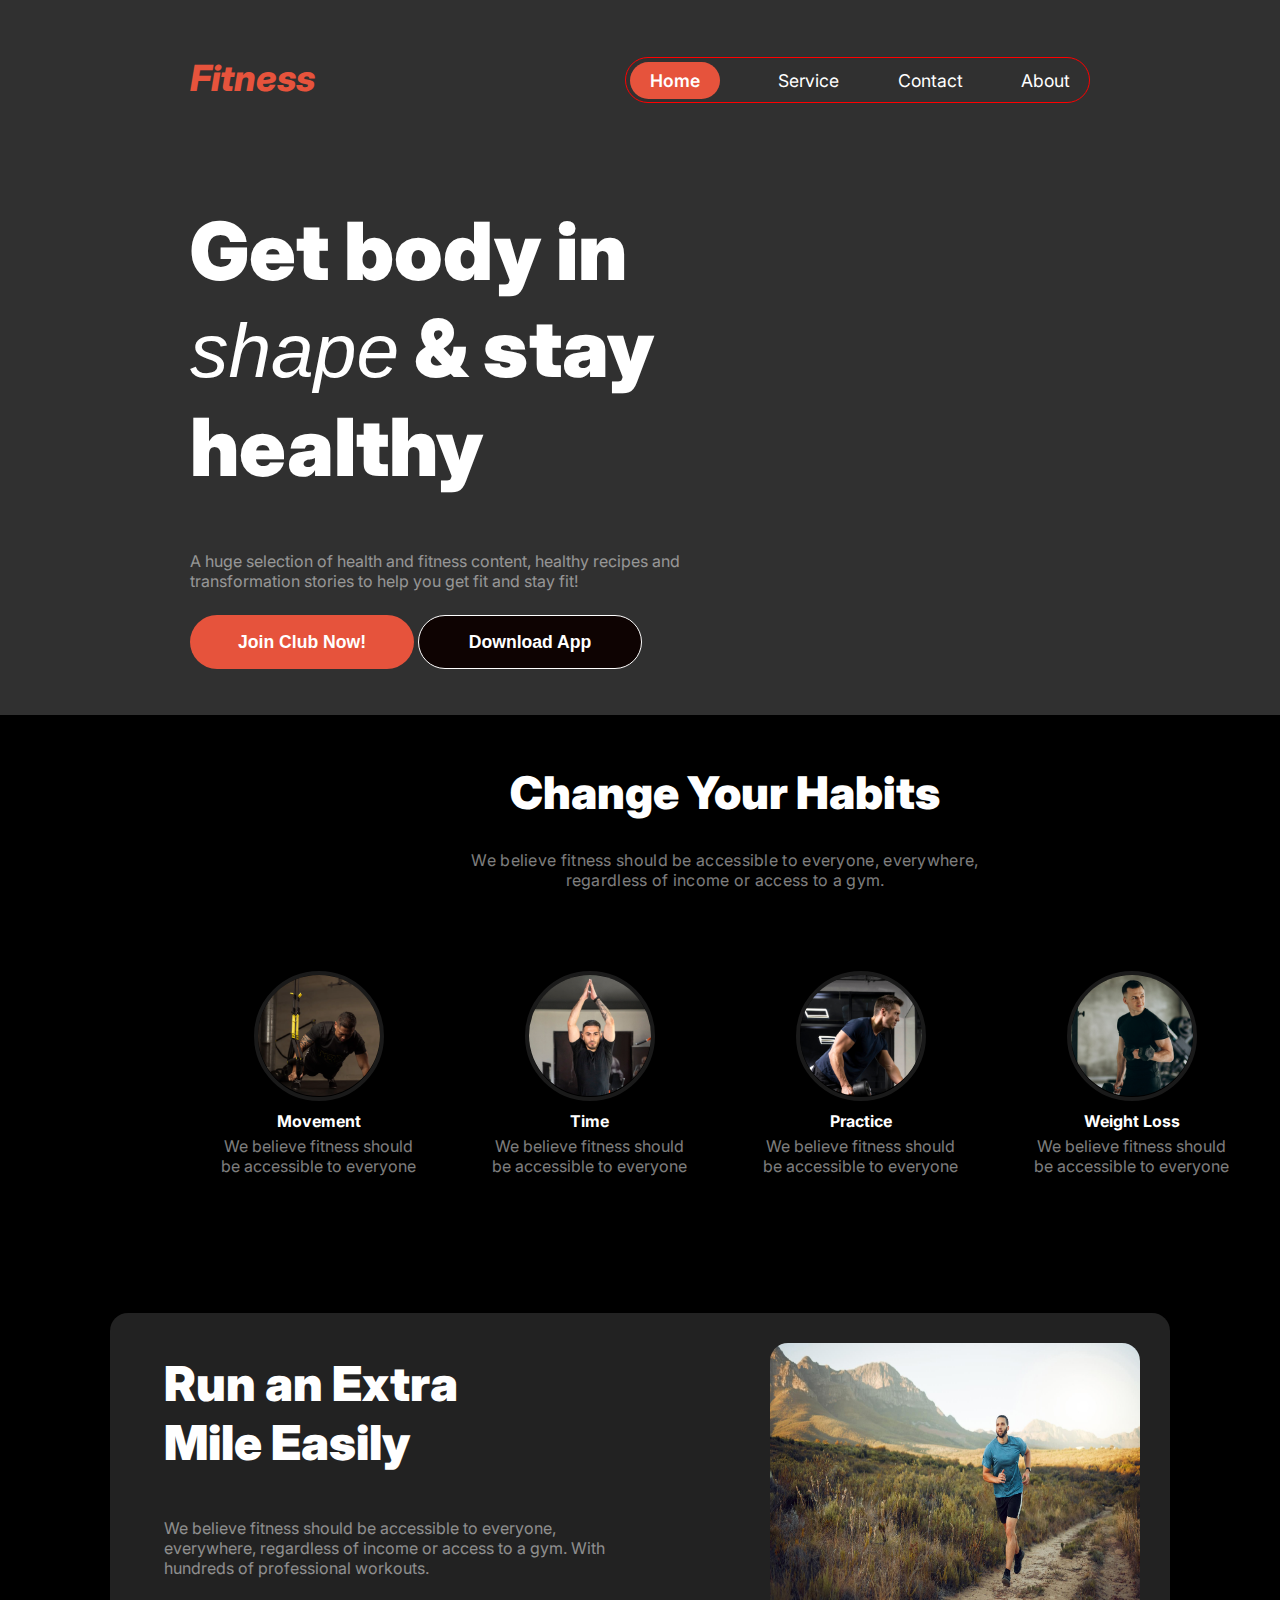
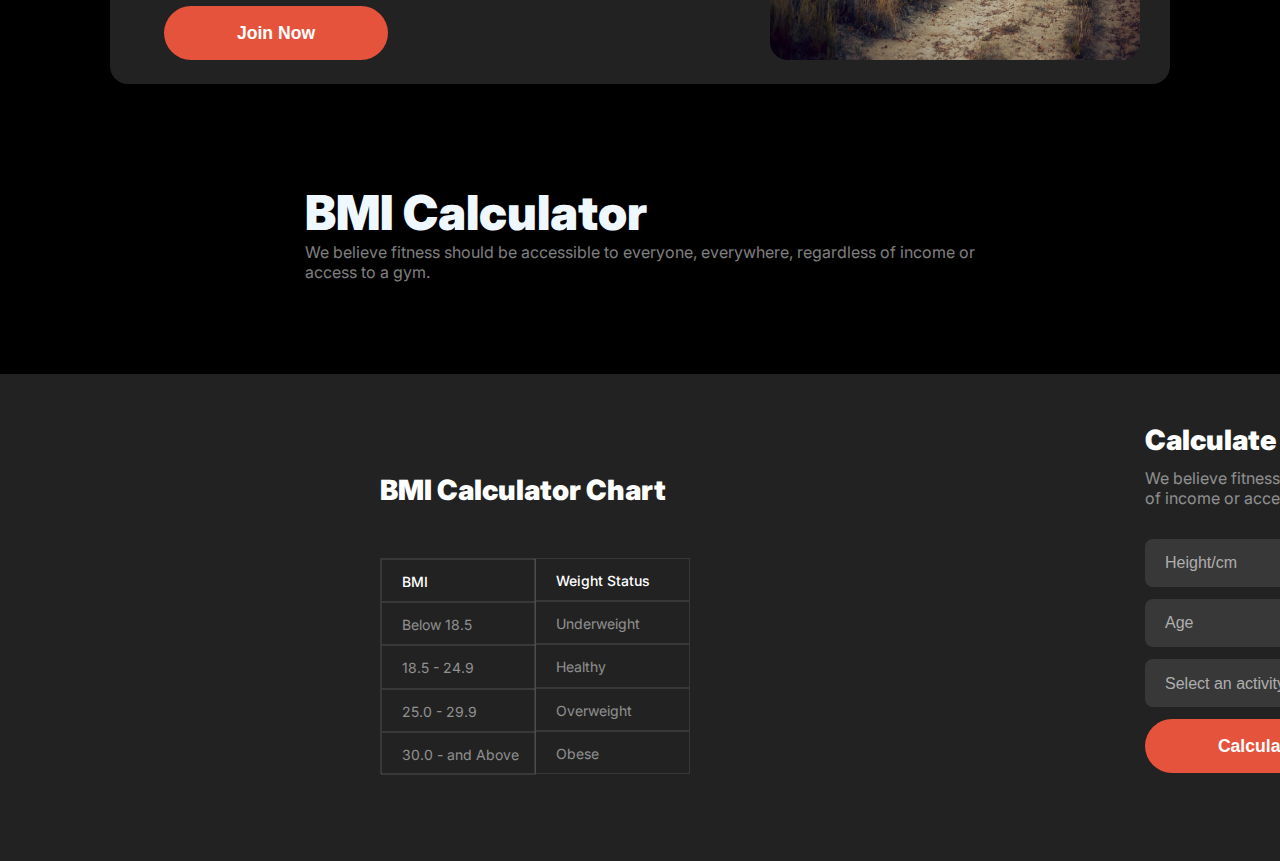
<file: index.html>
<!DOCTYPE html>
<html lang="en">
<head>
    <meta charset="UTF-8">
    <meta name="viewport" content="width=device-width, initial-scale=1.0">
    <title>Fitness</title>
    <link rel="stylesheet" href="styles/style.css">
</head>
<body class="inter-font-style">

    <header class="bg-color">
        
        <!-- <div>

            <div class="card">
                <h3 class="number">500+</h3>
                <p class="des">Free Workout Videos</p>
            </div>

        </div> -->

        <div class="navbar display-flex">

            <h3 class="brand-name">Fitness</h3>

            <div class="nav-links display-flex">

                 <li id="" class="nav-iteam"><a href="" class="nav-link home">Home</a></li>

                 <li class="nav-iteam"><a href="" class="nav-link">Service</a></li>
                 <li class="nav-iteam"><a href="" class="nav-link">Contact</a></li>
                 <li class="nav-iteam"><a href="" class="nav-link">About</a></li>
            </div>
        </div>

        <section class="banner display-flex">
            <!-- .banner-heading>.banner-box>h2.title+p.title-des+.button-box>button*2 -->


            <div class="banner-container">

                <div class="banner-box">
                    <h2 class="title">Get body in <span class="shape">shape</span> & stay healthy</h2>
                    <p class="title-des">A huge selection of health and fitness content, healthy recipes and transformation stories to help you get fit and stay fit!</p>
                </div>

                <div class="button-box">
                    <button class="primary-btn">Join Club Now!</button>
                    <button class="download-btn">Download App</button>
                </div>
            </div>

            <div class="banner-image">
                <img class="bn-image" src="styles/images/Images 2.png" alt="">             
            </div>

        </section>
    </header>

<main class="main-bg-color">

    <section id="card-box">

        <div class="card-cintainer">

                <div class="card-info">
                <h4 class="main-title"> Change Your Habits</h4>
                <p class="main-title-des">We believe fitness should be accessible to everyone, everywhere, regardless of income or access to a gym.</p>
                 </div>

                <div class="card-cont-box display-flex">
                    <div class="card">
                        <div class="image-box">
                          <img src="styles/images/image 3.png" alt="">
                        </div>
                        <h5 class="card-name"> Movement </h5>
                        <p class="card-name-des">We believe fitness should be accessible to everyone</p>
                    </div>

                    <div class="card">
                        <div class="image-box">
                          <img src="styles/images/image 2.png" alt="">
                        </div>
                        <h5 class="card-name"> Time </h5>
                        <p class="card-name-des">We believe fitness should be accessible to everyone</p>
                    </div>

                    <div class="card">
                        <div class="image-box">
                          <img src="styles/images/image 4.png" alt="">
                        </div>
                        <h5 class="card-name"> Practice </h5>
                        <p class="card-name-des">We believe fitness should be accessible to everyone</p>
                    </div>

                    <div class="card">
                        <div class="image-box">
                          <img src="styles/images/image 5.png" alt="">
                        </div>
                        <h5 class="card-name"> Weight Loss </h5>
                        <p class="card-name-des">We believe fitness should be accessible to everyone</p>
                    </div>
                </div>
        </div>

    </section>
   
    <section> 

        <div class="run-cont display-flex">

            <div class="run-box">
                <h3 class="run-title">Run an Extra 
                    Mile Easily</h3>
                <p class="run-des">We believe fitness should be accessible to everyone, everywhere, regardless of income or access to a gym. With hundreds of professional workouts.</p>
                <div class="">
                    <button class="primary-btn">Join Now</button>
                </div>
            </div>

            <div class="run">
                <img class="run-image" src="styles/images/run.jpg" alt="">
            </div>

        </div>

    </section>

    <div class="bmi">
        <h3 class="bmi-calcu">BMI Calculator</h3>
        <p class="bmi-des">We believe fitness should be accessible to everyone, everywhere, regardless of income or access to a gym.</p>
    </div>


    <section class="Calculator">

        <div class="calculator-cont">


            <div class="calculator-box">
                <div class="bmi-chart">
                    <h4 class="bmi-chart-heading">BMI Calculator Chart</h4>
                    <div class="bmi-chat-box">

                        <div class="meserment">
                            <div class="meserment-height"><h4 class="msrt-title"> BMI </h4></div>
                            <div class="meserment-height"><p class="msrt-des">Below 18.5</p></div>
                            <div class="meserment-height"><p class="msrt-des">18.5 - 24.9</p></div>
                            <div class="meserment-height"><p class="msrt-des">25.0 - 29.9</p></div>
                            <div class="meserment-height"><p class="msrt-des">30.0 - and Above</p></div>
                        </div>

                        <div class="weight">
                            <div class="meserment-height"><h4 class="msrt-title">Weight Status</h4></div>
                            <div class="meserment-height"><p class="msrt-des">Underweight</p></div>
                            <div class="meserment-height"><p class="msrt-des">Healthy</p></div>
                            <div class="meserment-height"><p class="msrt-des">Overweight</p></div>
                            <div class="meserment-height"><p class="msrt-des">Obese</p></div>
                        </div>
                        

                    </div>
                </div>
            </div>


            <div class="calculator-box">
                <div class="bmi-calculator">
                    <h4 class="calculator-heading">Calculate your BMI</h4>
                    <div class="calculator-des">We believe fitness should be accessible to everyone, everywhere, regardless of income or access to a gym. </div>
                </div>
                <div class="calculating-from">
                    <div class="height-weight">
                        <input class="input-number" type="number" name="" id="" placeholder="Height/cm">
                        <input class="input-number" type="number" name="" id="" placeholder="Weight/kg">
                        <input class="input-number" type="number" name="" id="" placeholder="Age">
                        <input class="input-number" type="number" name="" id="" placeholder="sex">

                        <!-- <div class="down-icon">
                            <select>
                                <option>Select an activity factor</option>
                            </select>
                        </div> -->

                    </div>
                    
                    <!-- <br> -->
                    <div class="input-sex">
                        <!-- <input class="input-number" type="number" name="" id="" placeholder="sex"> -->

                        <!-- <input class="input-text" type="text" name="" id="" placeholder="Sex"> -->
                    </div>
                    <div class="down-icon">
                        <select>
                            <option>Select an activity factor</option>
                        </select>
                    </div>
                    
                    
                </div>
                <button class="calculate">Calculate</button>
            </div>




        </div>

    </section>

</main>




</body>
</html>
</file>
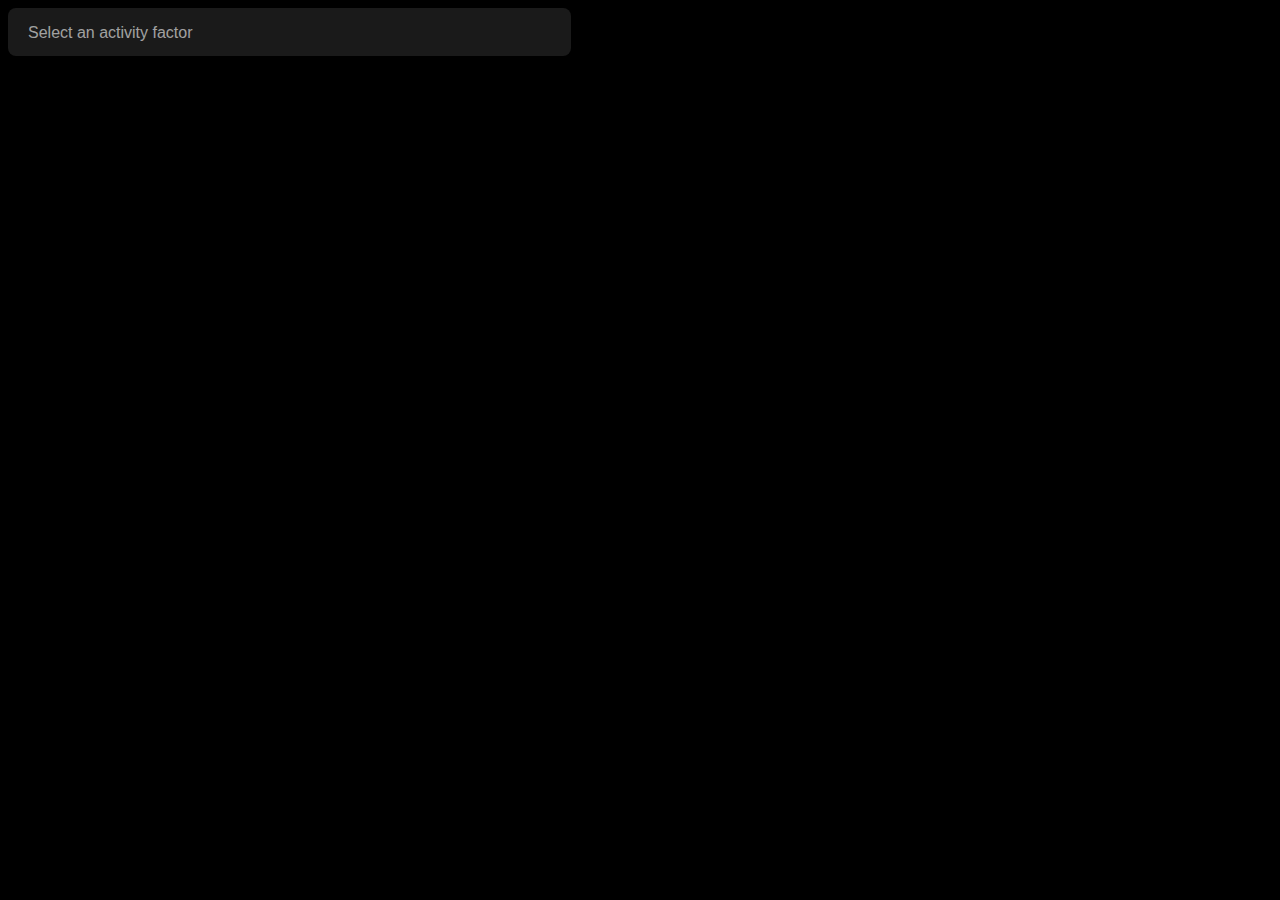
<file: down-icon.html>
<!DOCTYPE html>
<html lang="en">
<head>
    <meta charset="UTF-8">
    <meta name="viewport" content="width=device-width, initial-scale=1.0">
    <title>Document</title>
    <link rel="stylesheet" href="styles/icone.css">
</head>
<body>
    <!-- <div> -->

        <div class="down-icon">
            <select>
                <option>Select an activity factor</option>
            </select>
        </div>

    <!-- </div> -->
    

</body>
</html>
</file>
<file: styles/style.css>
@import url('https://fonts.googleapis.com/css2?family=Hind+Siliguri:wght@300;400;500;600;700&family=Inter:wght@100..900&family=Work+Sans:ital,wght@0,100..900;1,100..900&display=swap');

/* // <uniquifier>: Use a unique and descriptive class name
// <weight>: Use a value from 100 to 900 */

*{
    box-sizing: border-box;
}

body{

    background-color: black;
    width: 100%;
    height: 100%;
    gap: 0px;
    /* margin-top: 0px; */
    margin: 0px;
    
}


.inter-font-style{
    font-family: "Inter", sans-serif;
    font-optical-sizing: auto;
    font-weight: 400;
    font-style: normal;
    font-variation-settings:
      "slnt" 0;
  }


  /* background: linear-gradient(180deg, #303030 100%, rgb(17, 17, 17, 1) 0%);   */


/* shared iteam */

.display-flex{
    display: flex;
}


/* header iteam */

.bg-color{
    width: 100%;
    height: 715px;
    background: linear-gradient(180deg, #303030 100%, rgb(17, 17, 17, 1) 0%);  
    margin: 0px;

    /* background-color: linear; */

}


.navbar{
    justify-content: space-between;
    /* margin: 0 auto ; */
    margin-left: 190px;
    margin-right: 190px;
}

.brand-name{
    margin-top: 57px;
    width: 132px;
    height: 43px;
    font-size: 2.25rem;
    font-style: italic;
    font-weight: 800;
    line-height: 43.2px;
    text-align: left;
    color: rgba(230, 83, 60, 1);


}

.nav-iteam{
    list-style: none;
    margin-top: 7.5px;
    margin-left: 3.5px;
    /* justify-content: center;
    align-items: center; */
    
}

.nav-link{
    text-decoration: none;
    color: rgba(255, 255, 255, 1);
    height: 22px;
    font-weight: 400;
    font-size: 1.1rem;





    /* justify-content: center;
    align-items: center; */

}

.nav-links{
    
    /* justify-content: space-between; */
    /* align-items: center; */

    margin-top: 57px;
    width: 465px;
    height: 46px;
    padding: 4px 0px 0px 0px;
    gap: 55px;
    /* border: 1px solid rgba(255, 255, 255, 0.1); */

    border: 1px solid red;

    border-radius: 39px;
    opacity: 0px;

}

.home{
    /* align-items: center; */
    width: 92px;
    height: 38px;
    padding: 8px 20px 8px 20px;
    
    border-radius: 46px;
    opacity: 0px;
    background-color: rgba(230, 83, 60, 1);
    font-weight: 600;
    size: 1.1rem;
    color: rgba(255, 255, 255, 1);
    height: 22px;
    width: 52px;


}


/* banner part */


.banner{
    margin-left: 190px;
    /* margin-right: 190px; */
    width: 599.05px;
    height: 440px;
    top: 199px;
    gap: 71px;
    /* justify-content: space-between; */

}

.banner-container{

    width: 520px;
    height: 440px;
    gap: 28px;
    /* justify-content: space-between; */
    
}

.title{
    width: 520px;
    height: 282px;

    font-size: 5rem;
    font-weight: 900;
    /* line-height: 94px; */
    text-align: left;
    color: rgba(255, 255, 255, 1);
    ;

}

@import url('https://fonts.cdnfonts.com/css/miama');

.shape{

font-family: 'Miama', sans-serif;
                                                
font-size: 4.8rem;
font-style: italic;
font-weight: 400;
line-height: 93.6px;
text-align: left;

}


.title-des{

    width: 520px;
    height: 48px;
    margin-top: 28px;

    font-size: 1rem;
    font-weight: 400;
    text-align: left;
    color: rgba(255, 255, 255, 0.5);

}

.button-box{
    width: 462px;
    height: 54px;
    gap: 14px;
    opacity: 0px;

}

.primary-btn, .calculate{



    width: 224px;
    height: 54px;
    padding: 16px 40px;
    gap: 10px;
    border-radius: 42px;
    opacity: 0px;
    background-color: rgba(230, 83, 60, 1);
    border: none;
    font-weight: 600;
    font-size: 1.1rem;
    justify-content: center;
    color: rgba(255, 255, 255, 1);
    cursor: pointer;


}

.download-btn{

    width: 224px;
    height: 54px;
    padding: 16px 40px;
    gap: 10px;
    border-radius: 42px;
    background-color: rgb(14, 3, 2);
    /* border: 1px solid rgba(255, 255, 255, 1); */
    font-weight: 600;
    font-size: 1.1rem;
    justify-content: center;
    color: rgba(255, 255, 255, 1);

    border: 1px solid rgba(255, 255, 255, 1)

    
}

.bn-image{

    width: 350px;
    height: 580px;
    margin-top: 0px;
    /* top: 135px; */
    margin-left: 500px;
    /* margin-right: 214px; */
    gap: 0px; 
     opacity: 0px;


}

/* card iteam */
 
/* .card{


    width: 200px;
height: 100px;
border-radius: 12px;
border: 1px ;
background-color: rgba(255, 255, 255, 0.1);
/* margin-top: 229px; */

/* margin-left: 1100px; */
/* margin-top: 260px; */
/* gap: 260px; */



/* } */ 

/* .card-1{


    margin-top: 260px;
    margin-left: 100px;
} */




    /* margin 260px;
left: 1107px;
gap: 0px; */


/* main part */

/* .main-bg-color{

    background-color: black
    width: 100%;
    height: 100%;
    gap: 0px;
    margin-top: 0px;


} */

/* mair part  */


#card-box{
    width: 1450px;
    margin: 50px auto;
}

#card-box .main-title {
    color: rgba(255, 255, 255, 1);
    font-size: 45px;
    font-weight: 900;
    text-align: center;
    margin: 0 auto;
    margin-bottom: 20px;

}

#card-box .main-title-des {
   color: rgba(255, 255, 255, 0.5);
   width: 600px;
   height: 48px;
   margin: 0 auto;
   padding: 10px;
   font-weight: 400;
   font-size: 1rem;
   text-align: center;
   letter-spacing: .3px;
}

.card-cont-box{
    margin-top: 58px;
    height: 275px;
    width: 1044px;
    gap: 40px;
    justify-content: space-around;
    margin: 0 auto;
    margin-top: 50px;
}

.card{
    width: 200px ;
    height: 270px;
    display: flex;
    flex-direction: column;
    justify-content: center;
    align-items: center;
    
}

.card .image-box{


    width: 130px;
    height: 130px;
    gap: 0px;
    border-radius: 100px;
    border: 4px solid rgba(255, 255, 255, 0.1);
    opacity: 0px;
    margin: 0 auto;


}

.card .image-box img{
    width: 100%;
    /* padding: 10px; */
    color: rgba(255, 255, 255, 1);
    border-radius: 50%;
    margin: 0 auto;
}

.card .card-name{
    color: rgba(255, 255, 255, 1);
    text-align: center;
    width: 100px;
    height: 20px;
    font-weight: 500px;
    font-size: 1rem;
    margin: 0 auto;
    margin-top: 10px;
}

.card .card-name-des{

    color: rgba(255, 255, 255, 0.5);
   width: 200px;
   height: 40px;
   margin: 0 auto;
   /* padding: 10px; */
   font-weight: 400;
   font-size: 1rem;
   text-align: center;
   margin-top: 5px;
   /* letter-spacing: .3px; */
}


.run-cont{
    width: 1060px;
    height: 371px;
    /* margin-top: 100px;
    margin-left: 190px;
    margin-bottom: 20px; */
    /* gap: 62px; */

    margin: 100px auto;
    opacity: 0px;
    border-radius: 18px;
    background-color: rgba(34, 34, 34, 1);
    justify-content: space-between;


}


.run-box{

    width: 443px;
    height: 290px;
    margin-top: 41px;
    margin-left: 54px;
    gap: 25px;
    opacity: 0px;
    text-align: left;

}

.run-title{
    width: 400px;
    height: 116px;
    font-size: 3rem;
    font-weight: 900;
    margin-top: 0px;
    /* line-height: 57.6px; */
    
    color: rgba(255, 255, 255, 1);


}

.run-des{
    color: rgba(255, 255, 255, 0.5);
    width: 443px;
    height: 72px;
    font-weight: 400;
    font-size: 1rem;
    margin-top: 0px;
}


.run-image{
    width: 370px;
    height: 317px;
    margin-top: 30px;
    margin-right: 30px;
    gap: 0px;
    border-radius: 18px;
}



.bmi{
    color: aliceblue;

    width: 671px;
    height: 120px;
    margin: 70px auto;
    /* margin-top: 80px; */
    gap: 14px;
    opacity: 0px;
    justify-content: center;
    align-items: center;
    text-align: left;
    /* margin-bottom: 5px; */

}


.bmi-calcu{
    /* color: rgba(255, 255, 255, 1); */

    width: 400px;
    height: 58px;

    font-size: 3rem;
    font-weight: 900;
    line-height: 57.6px;
    margin-bottom: 0px;

}

.bmi-des{
    color: rgba(255, 255, 255, 0.5);
    width: 671px;
    height: 48px;
    font-weight: 400;
    font-size: 1rem;
    margin-top: 0px;
}

/* calculator */

.Calculator{
    width: 100%;
    height: 487px;
    margin: 0px;
    background-color: rgba(34, 34, 34, 1);
    /* display: flex;
    justify-content: space-between; */

}

.calculator-cont{
    display: flex;
    justify-content: space-around;
    /* align-items: center; */
    /* width: 100%; */
    margin: 0px auto;
    gap: 175px;
    margin-left: 190px;
    margin-right: 190px;
    /* margin-top: 50px; */
}

.bmi-chart{
    margin-top: 50px;
}

.bmi-chart-heading{
    color: rgba(255, 255, 255, 1);
    width: 400px;
    height: 35px;
    font-size: 1.75rem;
    font-weight: 900;
    margin-top: 0px;

    
}

.bmi-chat-box{
    width: 310px;
    height: 216px;
    margin-top: 50px;
    /* margin-left: 190px; */
    gap: 0px;
    /* border: 1px solid rgba(255, 255, 255, 0.1); */
    opacity: 0px;
    display: flex;

}

.meserment{
    width: 155px;
    height: 216px;
    margin: 0px;
    border: 1px solid rgba(255, 255, 255, 0.1);
}

.meserment-height{
    width: 155px;
    height: 43.2px;
    border: 1px solid rgba(255, 255, 255, 0.1);
    /* margin-left: 5px; */
}

.msrt-des{
    margin-left: 20px;
    margin-top: 13px;
    align-items: center;
    width: 130px;
    height: 17px;
    font-size: 14px;
    font-weight: 400;
    text-align: left;
    color: rgba(255, 255, 255, 0.5);

}

.msrt-title{

    margin-left: 20px;
    margin-top: 13px;
    align-items: center;
    width: 130px;
    height: 19px;
    font-size: 14px;
    font-weight: 500;
    text-align: left;
    color: rgba(255, 255, 255, 1);




}


.calculator-box{
    width: 577px;
    height: 386px;
    /* border: 1px solid rgba(255, 255, 255, 0.1); */
    margin-top: 49px;
    margin-left: 190px;
    gap: 34px;
    opacity: 0px;
    /* background-color: blueviolet; */
    /* align-items: ; */
    /* text-align: left; */
    /* justify-content: ; */

}

.bmi-calculator{
    width: 577px;
    height: 96px;
    gap: 14px;
    opacity: 0px;

}

.calculator-heading{
    color: rgba(255, 255, 255, 1);
    width: 400px;
    height: 35px;
    font-size: 1.75rem;
    font-weight: 900;
    margin-top: 0px;
    margin-bottom: 10px;
}

.calculator-des{
    color: rgba(255, 255, 255, 0.5);
    width: 577px;
    height: 48px;
    font-weight: 400;
    font-size: 1rem;
    margin-top: 0px;
    margin-bottom: 20px;
    /* border: 1px solid antiquewhite; */
}

.calculating-from{
    margin-top: 20px;
}

.height-weight{
    gap: 20px;
    justify-content: space-between;
}

.input-number, .input-text .input-gender{

    width: 272.5px;
    height: 48px;
    padding: 12px 40px 12px 20px;
    border-radius: 8px;
    opacity: 0px;
    background-color: rgba(255, 255, 255, 0.1);
    font-size: 1rem;
    font-weight: 400;
    border: none;
    border-color: none;
    margin-bottom: 12px;
    margin-right: 12px;

}

::-webkit-input-placeholder{
    color: rgba(255, 255, 255, 0.6);
    
}





.down-icon{
    position: relative;
}

select{
    appearance: none;
    width: 563px;
    height: 48px;
    font-size: 1rem;
    font-weight: 400;
    padding: 12px 40px 12px 20px;

    /* padding: 0 12px; */
    border-radius: 8px;
    background-color: rgba(255, 255, 255, 0.1);
    color: rgba(255, 255, 255, 0.6);
    border: none;
    border-color: none;
    margin-bottom: 12px;
    outline: none;


}

.down-icon::after{
    content: '';
    position: absolute;
    z-index: 1;
    width: 10px;
    height: 10px;
    border-right: 2px solid rgba(255, 255, 255, 0.8);
    border-bottom: 2px solid  rgba(255, 255, 255, 0.8);
    transform: rotate(45deg);
    top: 15px;
    right: 30px;

}
</file>
<file: styles/icone.css>
/* *{
    box-sizing: border-box;
} */
body{
    /* padding: 15px; */
    background-color: black;
}


.down-icon{
    position: relative;
}

select{
    appearance: none;
    width: 563px;
    height: 48px;
    font-size: 1rem;
    font-weight: 400;
    padding: 12px 40px 12px 20px;

    /* padding: 0 12px; */
    border-radius: 8px;
    background-color: rgba(255, 255, 255, 0.1);
    color: rgba(255, 255, 255, 0.6);
    border: none;
    border-color: none;
    margin-bottom: 12px;
    outline: none;


}

.down-icon::after{
    content: '';
    position: absolute;
    z-index: 1;
    width: 10px;
    height: 10px;
    border: 1px solid red;
    top: 15px;
    right: 1400px;
    /* margin-right: 10px; */

}














/* .down-icon{
    position: relative;
} */


/* select{
    width: 563px;
    height: 48px;
    padding: 12px 40px 12px 20px;
    border-radius: 8px;
    background-color: rgba(255, 255, 255, 0.1);
    color: rgba(255, 255, 255, 0.6);

    font-size: 1rem;
    font-weight: 400;
    border: none;
    border-color: none;
    margin-bottom: 12px;
    outline: none;
} */
</file>
